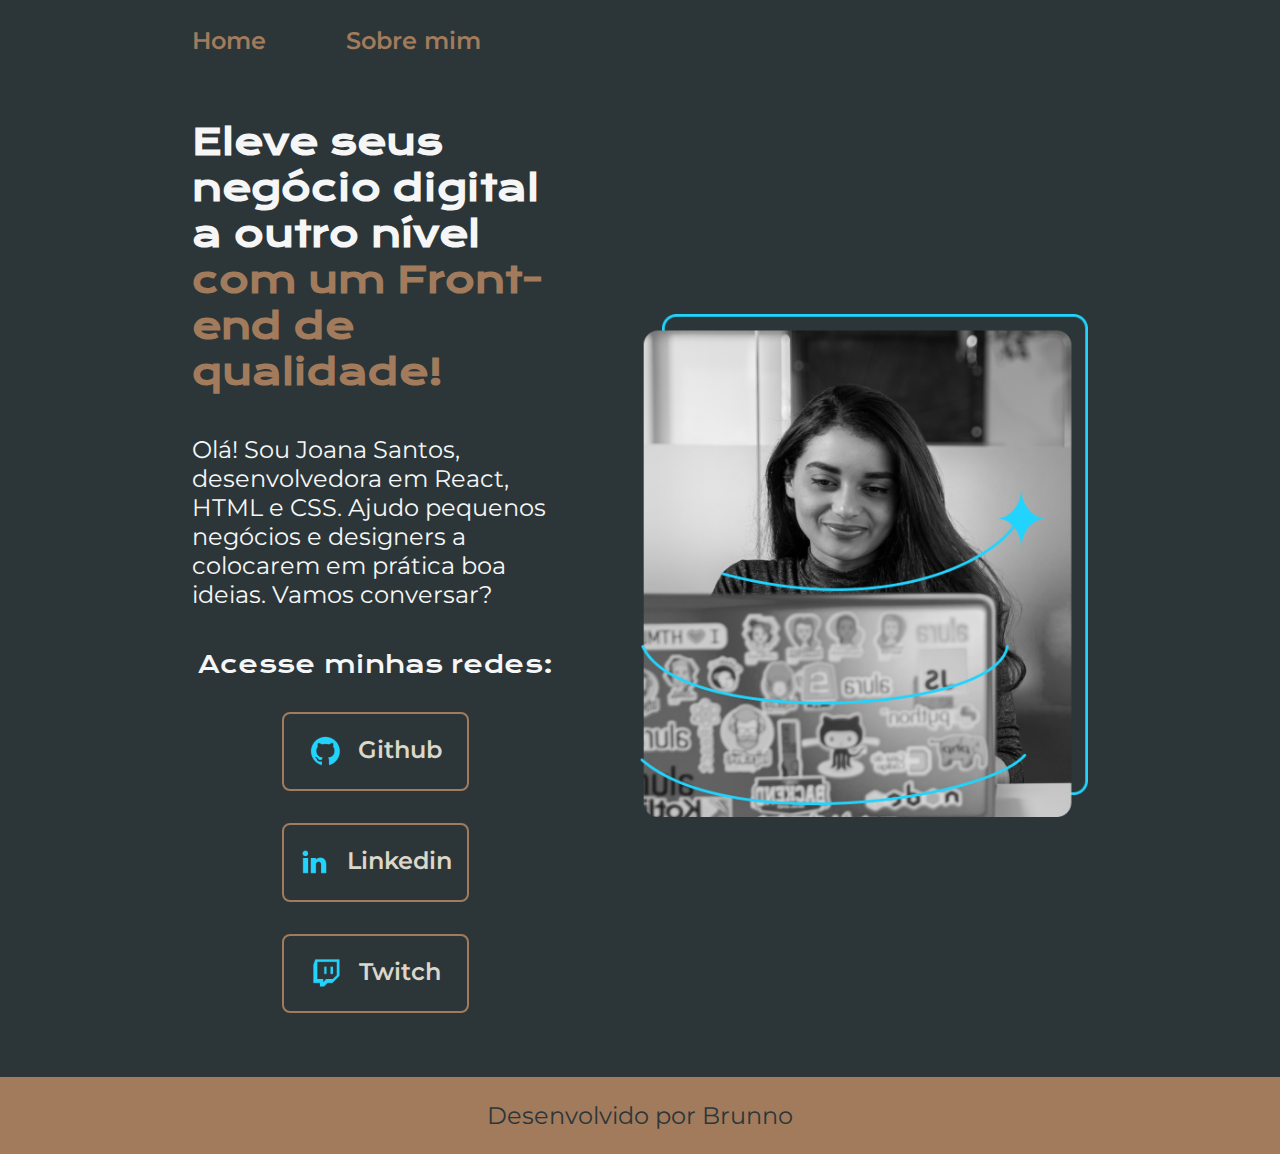
<file: index.html>
<!DOCTYPE html>
<html lang="pt-br">
<head>
    <meta charset="UTF-8">
    <meta http-equiv="X-UA-Compatible" content="IE=edge">
    <meta name="viewport" content="width=device-width, initial-scale=1.0">
    <link rel="stylesheet" href="./styles/style.css">
    <title>Portfolio</title>
</head>
<body>
    <header class="cabecalho">
        <nav class="cabecalho__menu">
            <a class="cabecalho__menu__link" href="index.html">Home</a>
            <a class="cabecalho__menu__link" href="about.html">Sobre mim</a>
        </nav>
    </header>
    <main class="apresentacao">
        <section class="apresentacao__conteudo">
            <h1 class="apresentacao__conteudo__titulo">Eleve seus negócio digital a outro nível <strong class="titulo-destaque">com um Front-end de qualidade!</strong></h1>
            <p class="apresentacao__conteudo__texto">Olá! Sou Joana Santos, desenvolvedora em React, HTML e CSS. Ajudo pequenos negócios e designers a colocarem em prática boa ideias. Vamos conversar?</p>
            <div class="apresentacao__links">
                <h2 class="apresentacao__links__subtitulo">Acesse minhas redes:</h2>
                <a class="apresentacao__links__navegacao" href="https://github.com/bcampos85"> <img src="./images/github.png">Github</a>
                <a class="apresentacao__links__navegacao" href="https://www.linkedin.com/in/brunno-campos-de-oliveira-20012a31/"> <img src="./images/linkedin.png">Linkedin</a>
                <a class="apresentacao__links__navegacao" href="https://twitch.com"> <img src="./images/twitch.png">Twitch</a>
            </apresentacao>
        </section>
        <img class="aprensetacao__imagem" src="images/Imagem.png">
    </main>
    <footer class="rodape">
        <p>Desenvolvido por Brunno</p>
    </footer>
</body>
</html>
</file>
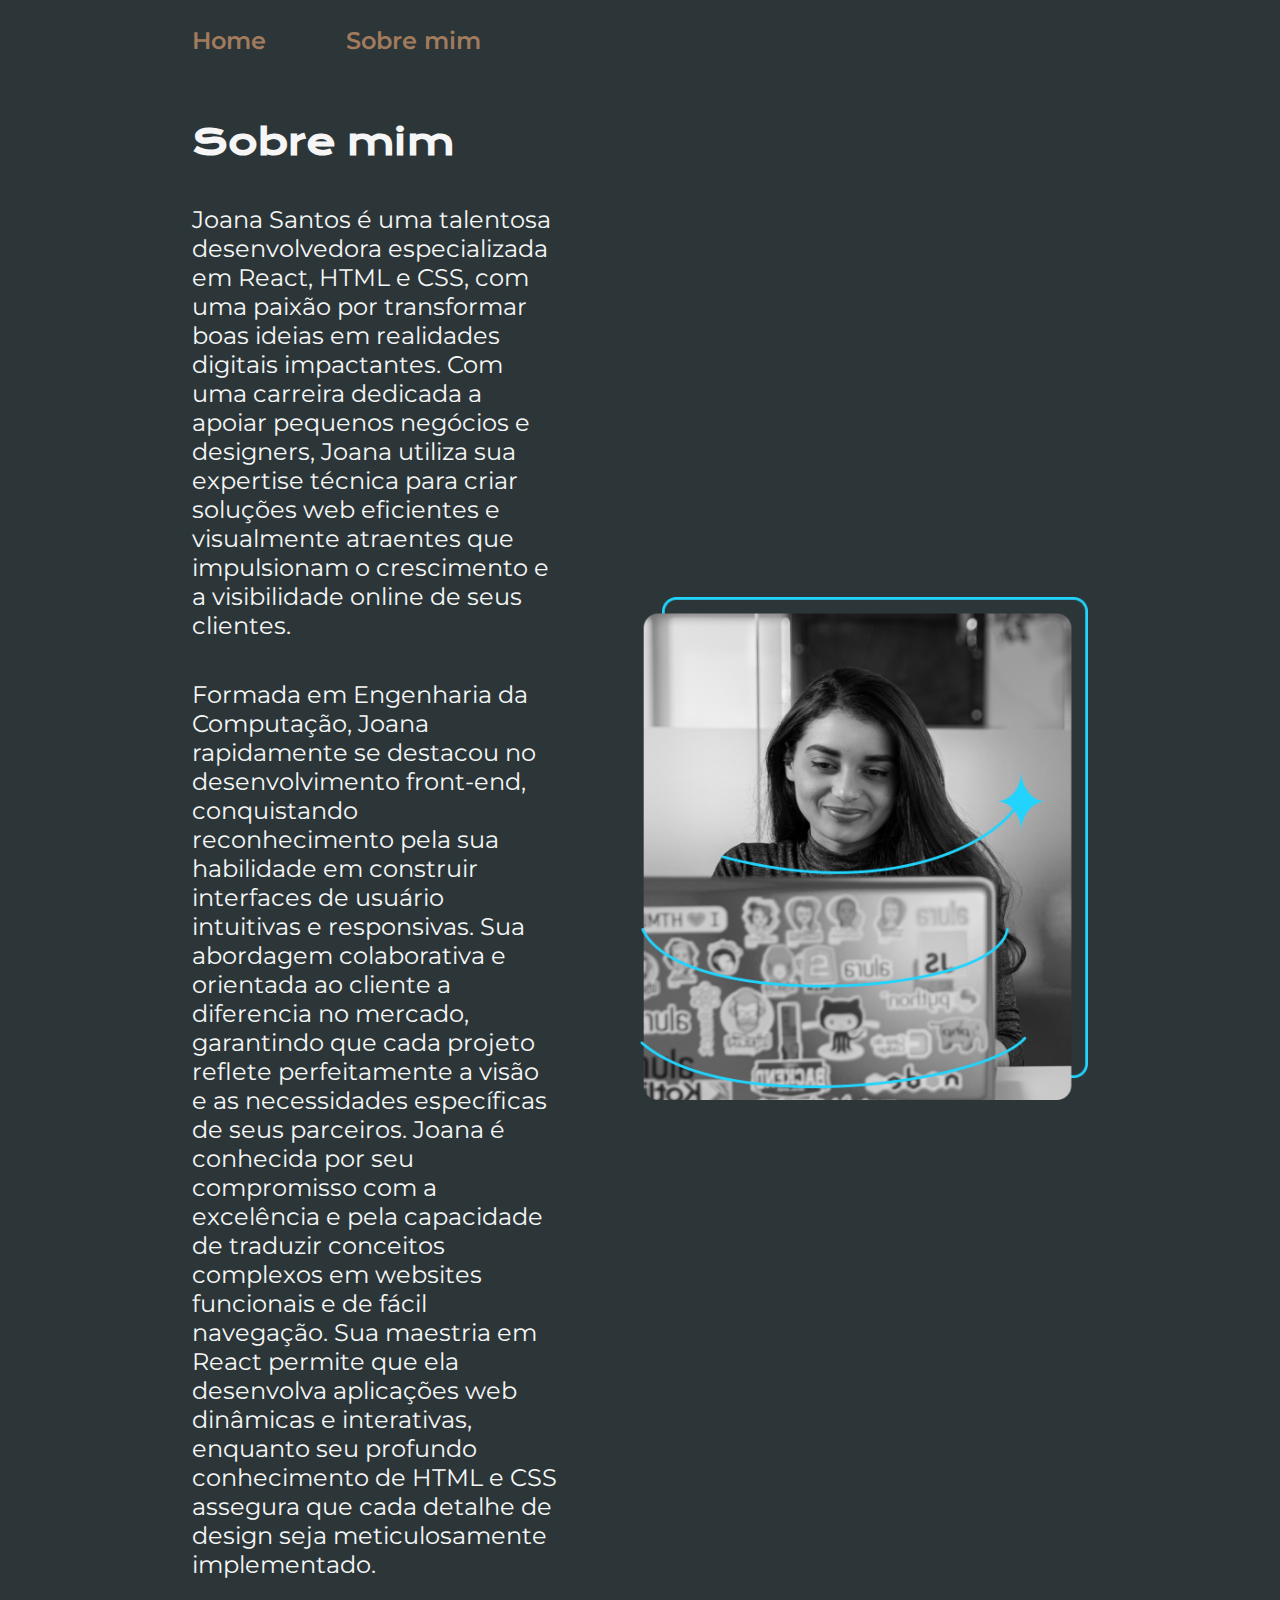
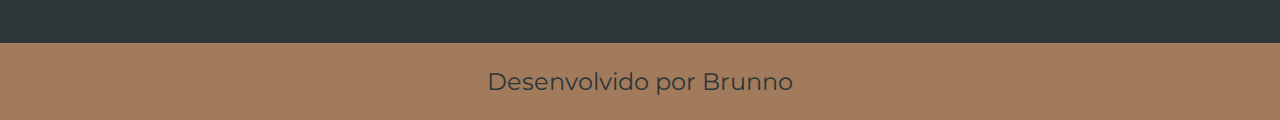
<file: about.html>
<!DOCTYPE html>
<html lang="pt-br">
<head>
    <meta charset="UTF-8">
    <meta name="viewport" content="width=device-width, initial-scale=1.0">
    <link rel="stylesheet" href="./styles/style.css">
    <title>Sobre mim</title>
</head>
<body>
    <header class="cabecalho">
        <nav class="cabecalho__menu">
            <a class="cabecalho__menu__link" href="index.html">Home</a>
            <a class="cabecalho__menu__link" href="about.html">Sobre mim</a>
        </nav>
    </header>
    <main class="apresentacao">
        <section class="apresentacao__conteudo">
            <h1 class="apresentacao__conteudo__titulo">Sobre mim</h1>
            <p class="apresentacao__conteudo__texto">Joana Santos é uma talentosa desenvolvedora especializada em React, HTML e CSS, com uma paixão por transformar boas ideias em realidades digitais impactantes. Com uma carreira dedicada a apoiar pequenos negócios e designers, Joana utiliza sua expertise técnica para criar soluções web eficientes e visualmente atraentes que impulsionam o crescimento e a visibilidade online de seus clientes.</p>
            <p class="apresentacao__conteudo__texto">Formada em Engenharia da Computação, Joana rapidamente se destacou no desenvolvimento front-end, conquistando reconhecimento pela sua habilidade em construir interfaces de usuário intuitivas e responsivas. Sua abordagem colaborativa e orientada ao cliente a diferencia no mercado, garantindo que cada projeto reflete perfeitamente a visão e as necessidades específicas de seus parceiros. Joana é conhecida por seu compromisso com a excelência e pela capacidade de traduzir conceitos complexos em websites funcionais e de fácil navegação. Sua maestria em React permite que ela desenvolva aplicações web dinâmicas e interativas, enquanto seu profundo conhecimento de HTML e CSS assegura que cada detalhe de design seja meticulosamente implementado.</p>
        </section>
        <img class="aprensetacao__imagem" src="images/Imagem.png">
    </main>
    <footer class="rodape">
        <p>Desenvolvido por Brunno</p>
    </footer>
</body>
</html>
</file>
<file: styles/style.css>
@import url('https://fonts.googleapis.com/css2?family=Krona+One&display=swap');
@import url('https://fonts.googleapis.com/css2?family=Krona+One&family=Montserrat:ital,wght@0,100..900;1,100..900&display=swap');

:root {
    --cor-primaria: #2C3639;
    --cor-secundaria: #DCD7C9;
    --cor-terciaria: #A27B5C;
    --cor-hover: #3F4E4F;

    --fonte-principal: "Montserrat", sans-serif;
    --fonte-secundaria: "Krona One", sans-serif;
}

* {
    margin: 0;
    padding: 0;
}

body {
    /* height: 100vh; */
    box-sizing: border-box;
    background-color: var(--cor-primaria);
    color: #F6F6F6;
}

.cabecalho {
    padding: 2% 0 0 15%;
}

.cabecalho__menu {
    display: flex;
    gap: 80px;
}

.cabecalho__menu__link {
    font-family: var(--fonte-principal);
    font-size: 1.5rem;
    font-weight: 600;
    color: var(--cor-terciaria);
    text-decoration: none;

}

.titulo-destaque{
    color: var(--cor-terciaria);
}

.apresentacao {
    padding: 5% 15%;
    display: flex;
    align-items: center;
    justify-content: space-between;
    gap: 82px;
}

.apresentacao__conteudo {
    width: 50%;
    display: flex;
    flex-direction: column;
    gap: 40px;
}

.apresentacao__conteudo__titulo {
    font-size: 2.25rem;
    font-family: var(--fonte-secundaria);

}

.apresentacao__conteudo__texto {
    font-size: 1.5rem;
    font-family: var(--fonte-principal);
    font-weight: 400;
}

.apresentacao__links {
    display: flex;
    flex-direction: column;
    align-items: center;
    gap: 32px;
}

.apresentacao__links__subtitulo {
    font-family: var(--fonte-secundaria);
    font-weight: 400;
    font-size: 1.5rem;
}

.apresentacao__links__navegacao {
    display: flex;
    justify-content: center;
    gap: 16px;
    width: 50%;
    text-align: center;
    border-radius: 8px;
    font-size: 1.5rem;
    padding: 21.5px 0;
    text-decoration: none;
    color: var(--cor-secundaria);
    font-family: var(--fonte-principal);
    font-weight: 600;
    border: 2px solid var(--cor-terciaria);
}

.apresentacao__links__navegacao:hover {
    background-color: var(--cor-hover);
}

.aprensetacao__imagem {
    width: 50%;
}

.rodape {
    padding: 24px;
    color:var(--cor-primaria);
    background-color: var(--cor-terciaria);
    text-align: center;
    font-family: var(--fonte-principal);
    font-size: 1.5rem;
    font-weight: 400;
}

@media (max-width: 1200px) {
    .cabecalho {
        padding: 10%;
    }

    .cabecalho__menu {
        justify-content: center;
        
    }
    
    .apresentacao {
        flex-direction: column-reverse;
        padding: 5%;

    }
    .apresentacao__conteudo{
        width: auto;
    }
}
</file>
